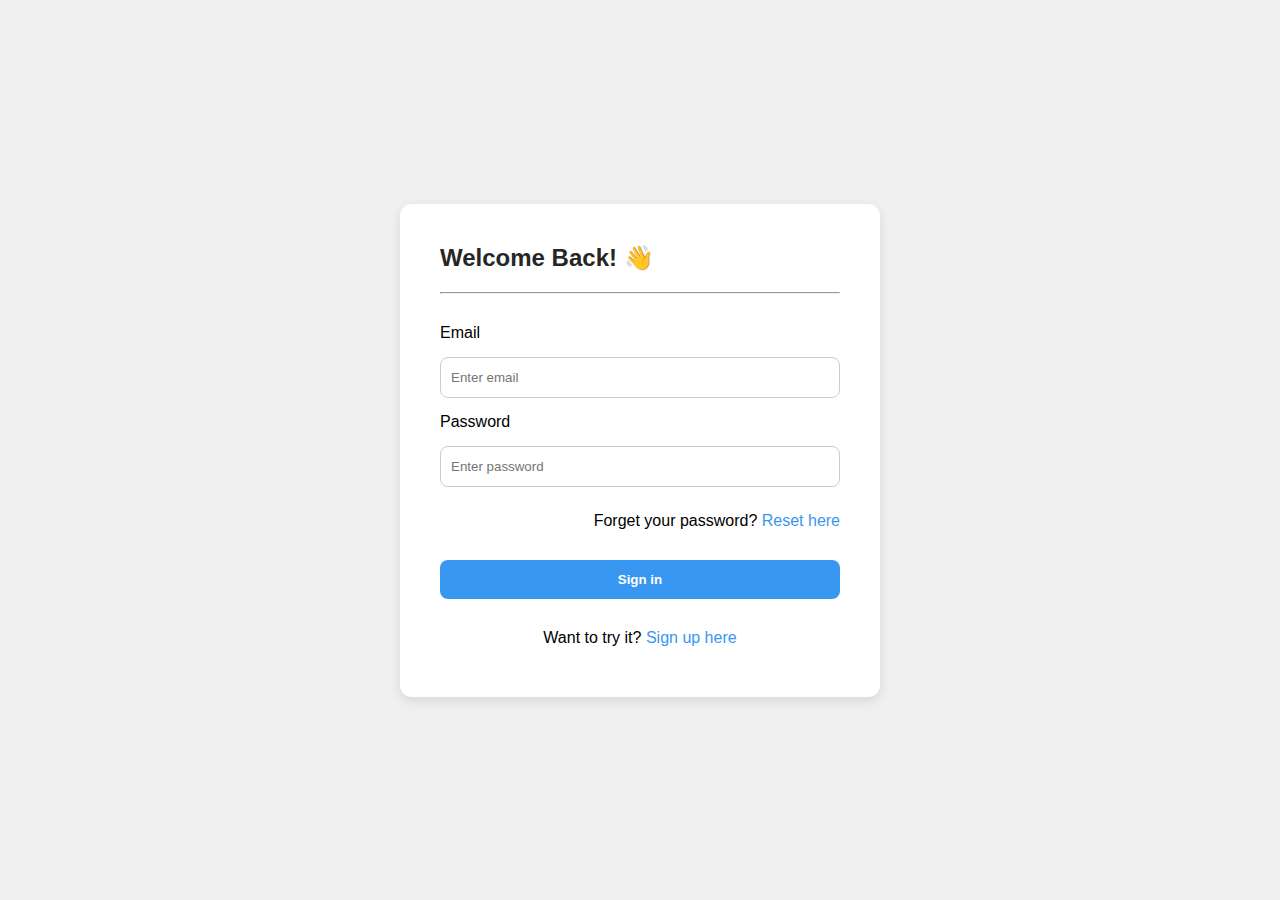
<file: index.html>
<!DOCTYPE html>
<html lang="en">
<head>
    <meta charset="UTF-8">
    <meta name="viewport" content="width=device-width, initial-scale=1.0">
    <title>Log in</title>
    <link rel="stylesheet" href="sign-in.css">
</head>
<body>
    <div class="container">
        <h2>Welcome Back! 👋</h2><hr>
        <form action="#">
            <label for="email">Email</label>
            <input type="email" class="email" placeholder="Enter email" required>
            <label for="password">Password</label>
            <input type="password" class="password" placeholder="Enter password" required>
            <p>Forget your password? <a href="#" class="reset-password"> Reset here</a></p>
            <button type="submit">Sign in</button>
        </form>
        <p>Want to try it? <a href="sign-up.html" class="signup">Sign up here</a></p>
    </div>
</body>
</html>
</file>
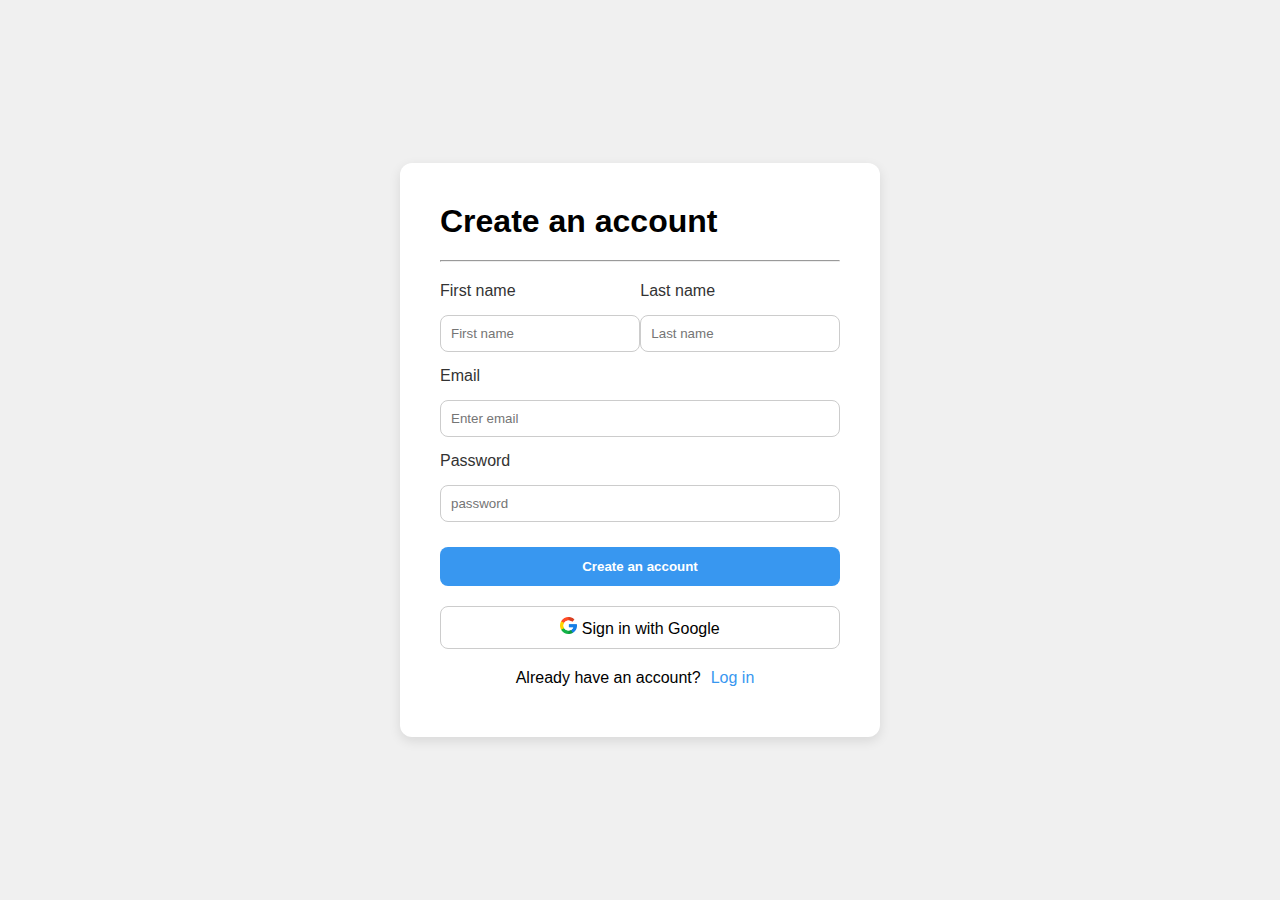
<file: sign-up.html>
<!DOCTYPE html>
<html lang="en">
<head>
    <meta charset="UTF-8">
    <meta name="viewport" content="width=device-width, initial-scale=1.0">
    <title>Sign up page</title>
    <link rel="stylesheet" href="sign-up.css">
</head>
<body>
    <div class="container">
        <h1>Create an account</h1><hr>
        <form action="#">
            <div class="enter-name">
                <div id="First-names box">
                    <label for="first name">First name</label>
                    <input type="text" class="first name" placeholder="First name" required>
                </div>
                <div id="last-names box">
                    <label for="Last name">Last name</label>
                    <input type="text" class="last name" placeholder="Last name" required>
                </div>
            </div>
            <label for="email">Email</label>
            <input type="email" class="email" placeholder="Enter email" required>
            <label for="password">Password</label>
            <input type="password" class="password" placeholder="password" required>
            <button type="submit">Create an account</button>
            <div class="google-signin">
                <a><img src="assesst/300221.png" alt="Google" class="google-img"> Sign in with Google </a>
            </div>
        </form>
        <p>Already have an account? <a href="index.html" class="login">Log in</a></p>
    </div>
</body>
</html>
</file>
<file: sign-in.css>
*{
    margin: 0;
    padding: 0;
    border: border-box;
}

body{
    font-family: Arial, sans-serif;
    background-color: #f0f0f0;
    display: flex;
    justify-content: center;
    align-items: center;
    height: 100vh;
}

.container{
    width: 400px;
    background-color: white;
    box-shadow: 0 4px 12px rgba(0, 0, 0, 0.1);
    border-radius: 12px;
    padding: 40px;
}

h2{
    color: #262626;
    margin-bottom: 20px;
}

hr{
    margin-bottom: 30px;
}

input{
    width: 100%;
    border: 1px solid #ccc;
    border-radius: 8px;
    padding: 12px 10px;
    margin: 15px 0px;
    box-sizing: border-box;
}

form p{
    margin: 10px 0px;
    text-align: end;
}

form a{
    color: #3897f0;
    text-decoration: none;
    cursor: pointer;
}

form a:hover{
    text-decoration: underline;
}

button{
    width: 100%;
    padding: 12px;
    margin: 20px 0px;
    background-color: #3897f0;
    border-radius: 8px;
    border: none;
    color: white;
    font-weight: bold;
    cursor: pointer;
}

button:hover{
    background-color: #1a73e8;
}

p{
    text-align: center;
    margin: 10px 0px;
}

a{
    color: #3897f0;
    text-decoration: none;
}

a:hover{
    text-decoration: underline;
}
</file>
<file: sign-up.css>
*{
    margin: 0;
    padding: 0;
    border: border-box;
} 

body{
    font-family: Arial, sans-serif;
    display: flex;
    justify-content: center;
    align-items: center;
    background-color: #f0f0f0;
    height: 100vh;
}

.container{ 
    background-color: white;
    border-radius: 12px;
    box-shadow: 0 4px 12px rgba(0, 0, 0, 0.1);
    padding: 40px;
    width: 400px;
}

h2{
    color: #262626;
    font-size: 1.8rem;
    margin-bottom: 1rem;
}

hr{ 
    margin: 20px 0px;
}

.enter-name{
    width: 100%;
    display: flex;
    justify-content: space-around;
}

label{
    color: #333;
}

input{
    width: 100%;
    padding: 10px;
    margin: 15px 0px;
    border-radius: 8px;
    border: 1px solid #ccc;
    box-sizing: border-box;
}

button{
    width: 100%;
    padding: 12px;
    margin: 10px 0px;
    border-radius: 8px;
    border: none;
    background-color: #3897f0;
    color: white;
    font-weight: bold;
    cursor: pointer;
}

button:hover{
    background-color: #1a73e8;
}

.google-signin{
    width: 100%;
    padding: 10px;
    margin: 10px 0px;
    border-radius: 8px;
    border: 1px solid #ccc;
    box-sizing: border-box;
    display: flex;
    justify-content: center;
    align-items: center;
    cursor: pointer;
}

.google-signin:hover{
    background-color: rgb(249, 244, 244);
}

.google-signin img{
    width: 17px;
}

p{
    display: flex;
    justify-content: center;
    align-items: center;
}

.login{
    color: #3897f0;
    font-weight: 400;
    cursor: pointer;
    text-decoration: none;
    margin: 10px;
}

.login:hover{
    text-decoration: underline;
}
</file>
